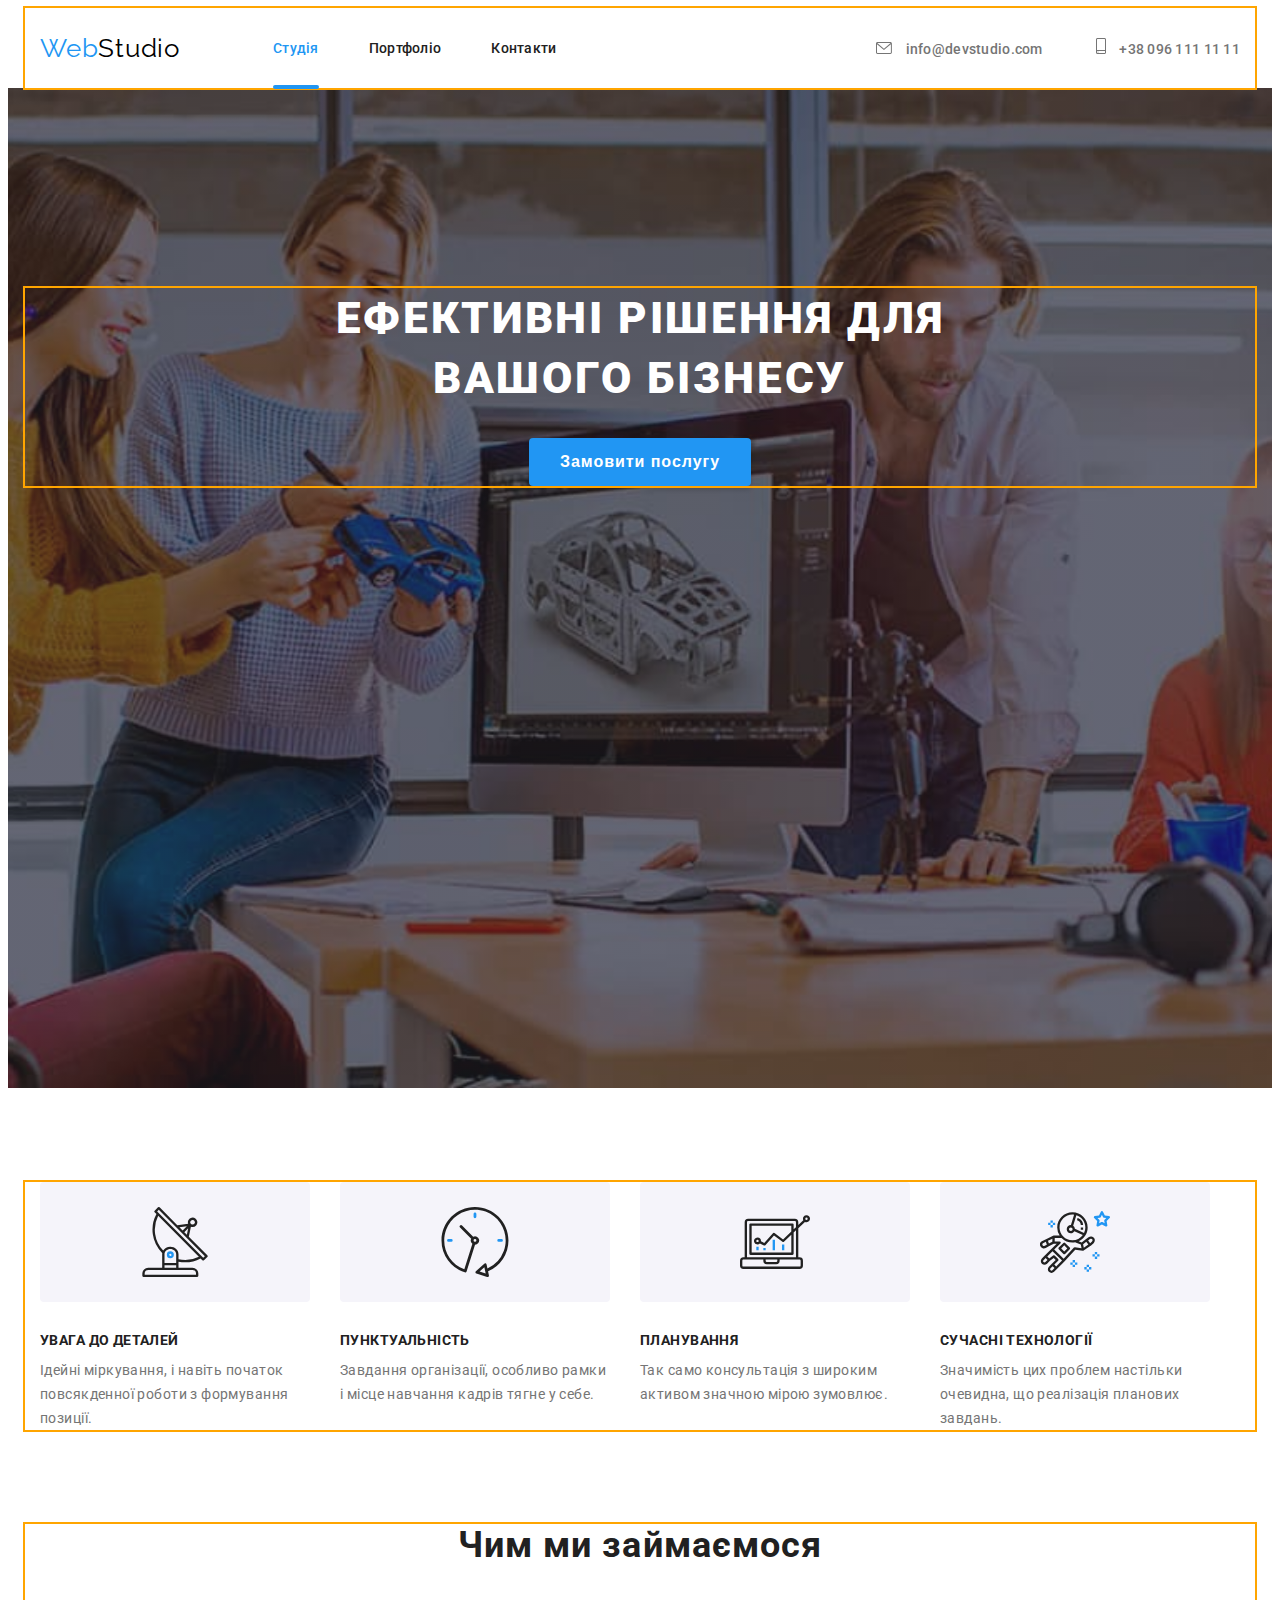
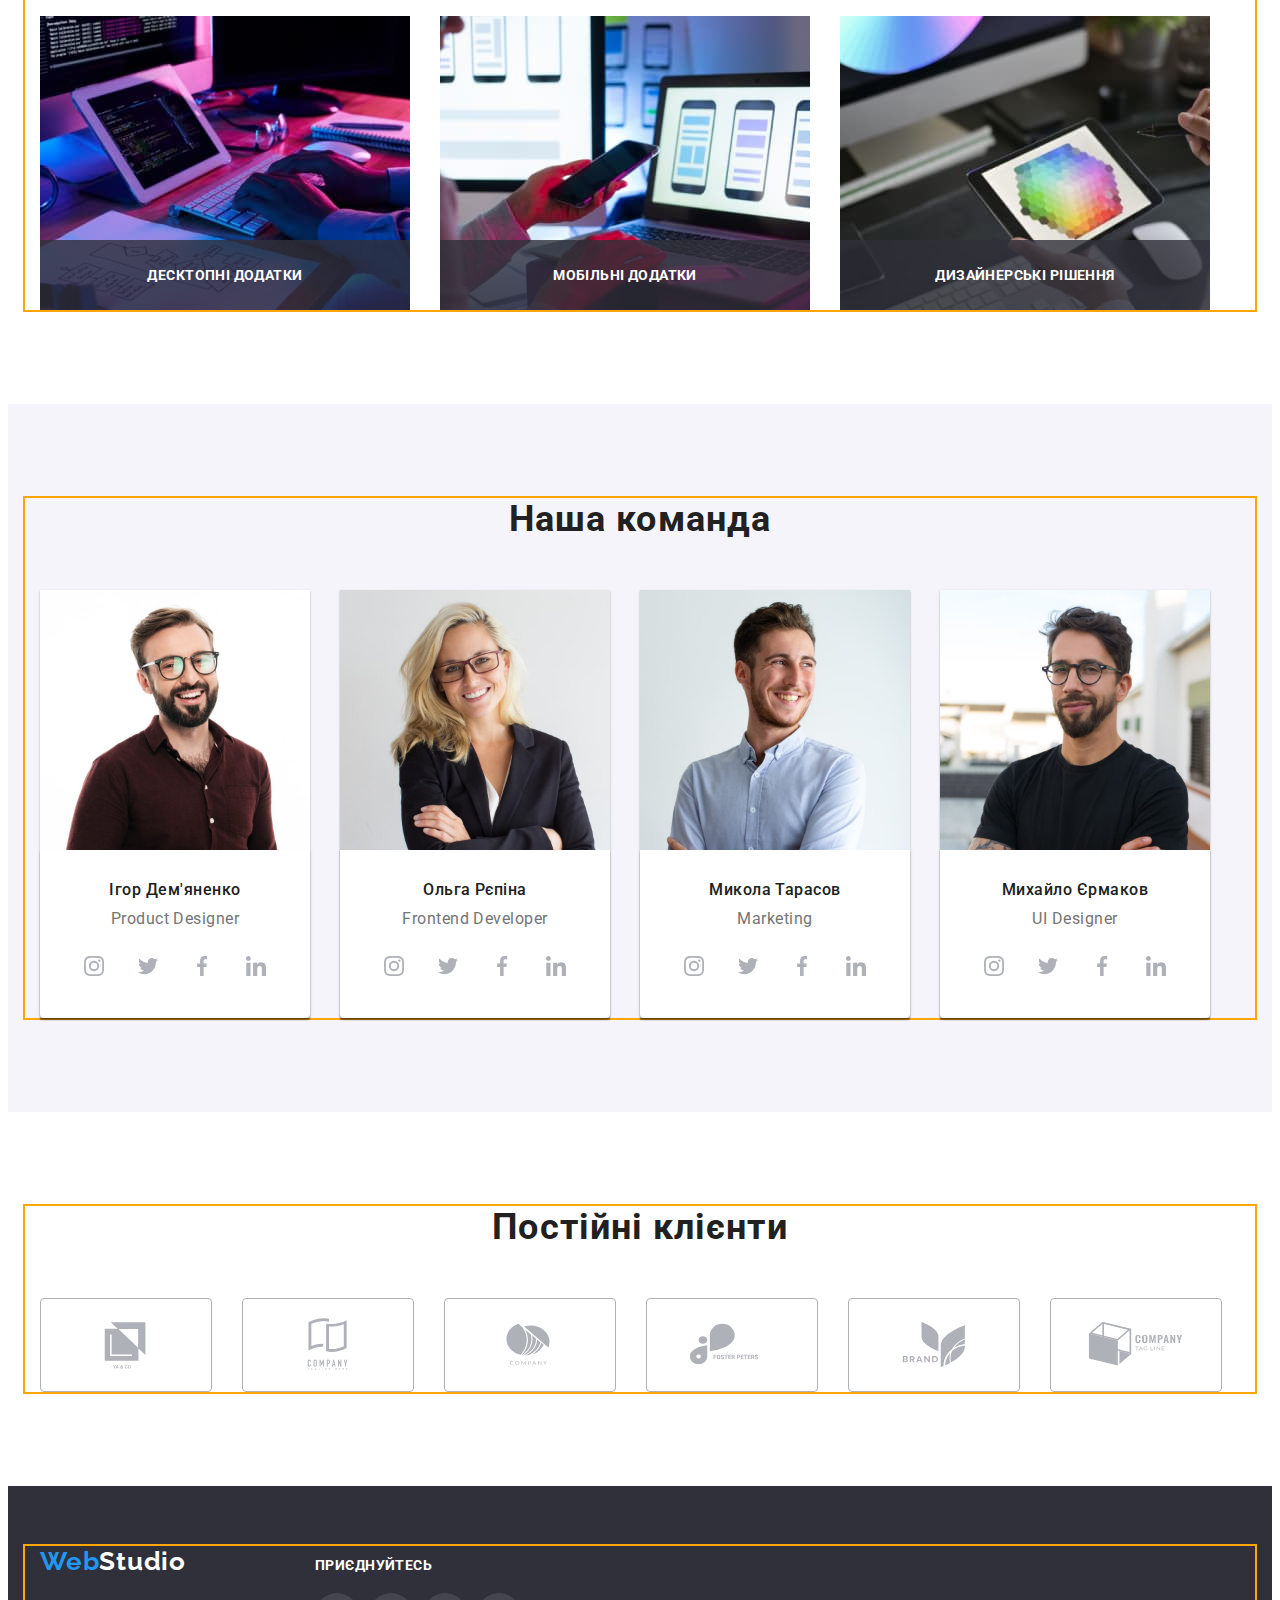
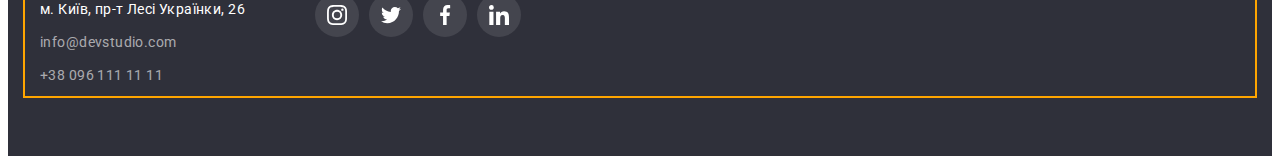
<file: index.html>
<!DOCTYPE html>
<html lang="uk">
  <head>
    <meta charset="UTF-8" />
    <meta http-equiv="X-UA-Compatible" content="IE=edge" />
    <meta name="viewport" content="width=device-width, initial-scale=1.0" />
    <title>WebStudio</title>
    <link rel="preconnect" href="https://fonts.googleapis.com" />
    <link rel="preconnect" href="https://fonts.gstatic.com" crossorigin />
    <link
      href="https://fonts.googleapis.com/css2?family=Raleway:wght@700&family=Roboto:wght@400;500;700;900&display=swap"
      rel="stylesheet"
    />
    <!--Moder normalize-->
    <link
      rel="stylesheet"
      href="https://cdnjs.cloudflare.com/ajax/libs/modern-normalize/1.1.0/modern-normalize.min.css"
      integrity="sha512-wpPYUAdjBVSE4KJnH1VR1HeZfpl1ub8YT/NKx4PuQ5NmX2tKuGu6U/JRp5y+Y8XG2tV+wKQpNHVUX03MfMFn9Q=="
      crossorigin="anonymous"
      referrerpolicy="no-referrer"
    />
    <!--Style css-->
    <link rel="stylesheet" href="./css/style.css" />
  </head>

  <body>
    <!--Header section-->
    <header class="container">
      <div class="header-container">
        <nav class="header-item">
          <a class="logo" href="">Web<span class="logo-header">Studio</span></a>
          <ul class="main-item header-item">
            <li class="text-li">
              <a class="text-logo current" href="./index.html">Студія</a>
            </li>
            <li class="text-li">
              <a class="text-logo" href="./portfolio.html">Портфоліо</a>
            </li>
            <li class="text-li">
              <a class="text-logo" href="">Контакти</a>
            </li>
          </ul>
        </nav>
        <div class="header-info">
          <a class="email" href="emailto:info@devstudio.com">
            <svg class="header-icon" width="16" height="12">
              <use href="./img/icons.svg#icon-envelope"></use>
            </svg>
            <span>info@devstudio.com</span>
          </a>
          <a class="tel" href="">
            <svg class="header-icon" width="10" height="16">
              <use href="./img/icons.svg#icon-smartphone"></use>
            </svg>
            <span>+38 096 111 11 11</span>
          </a>
        </div>
      </div>
    </header>
    <!--Main section-->
    <main>
      <section class="section main-color">
        <div class="container">
          <h1 class="main">
            Ефективні рішення для <br />
            вашого бізнесу
          </h1>
          <button class="main-button" type="button" data-modal-open>
            Замовити послугу
          </button>
        </div>
      </section>
      <section class="section">
        <div class="container">
          <ul class="main-section">
            <li class="main-item">
              <div class="content">
                <svg class="main-icon" width="70" height="70">
                  <use href="./img/icons.svg#icon-antenna"></use>
                </svg>
              </div>
              <h3 class="main-content">Увага до деталей</h3>
              <p class="main-features">
                Ідейні міркування, і навіть початок повсякденної роботи з
                формування позиції.
              </p>
            </li>
            <li class="main-item">
              <div class="content">
                <svg class="main-icon" width="70" height="70">
                  <use href="./img/icons.svg#icon-clock"></use>
                </svg>
              </div>
              <h3 class="main-content">Пунктуальність</h3>
              <p class="main-features">
                Завдання організації, особливо рамки і місце навчання кадрів
                тягне у себе.
              </p>
            </li>
            <li class="main-item">
              <div class="content">
                <svg class="main-icon" width="70" height="70">
                  <use href="./img/icons.svg#icon-diagram"></use>
                </svg>
              </div>
              <h3 class="main-content">Планування</h3>
              <p class="main-features">
                Так само консультація з широким активом значною мірою зумовлює.
              </p>
            </li>
            <li class="main-item">
              <div class="content">
                <svg class="main-icon" width="70" height="70">
                  <use href="./img/icons.svg#icon-astronaut"></use>
                </svg>
              </div>
              <h3 class="main-content">Сучасні технології</h3>
              <p class="main-features">
                Значимість цих проблем настільки очевидна, що реалізація
                планових завдань.
              </p>
            </li>
          </ul>
        </div>
      </section>
      <!--Section title-->
      <section class="title-section section">
        <div class="container">
          <h2 class="title">Чим ми займаємося</h2>
          <ul class="title-img">
            <li class="main-item">
              <img src="./img/img1.jpg" alt="робота" width="370" height="294" />
              <div class="overlay">
                <p class="overlay-text">Десктопні додатки</p>
              </div>
            </li>
            <li class="main-item">
              <img src="./img/img2.jpg" alt="робота" width="370" height="294" />
              <div class="overlay">
                <p class="overlay-text">Мобільні додатки</p>
              </div>
            </li>
            <li class="main-item">
              <img src="./img/img3.jpg" alt="робота" width="370" height="294" />
              <div class="overlay">
                <p class="overlay-text">Дизайнерські рішення</p>
              </div>
            </li>
          </ul>
        </div>
      </section>
      <!--Section team-->
      <section class="section color">
        <div class="container">
          <h2 class="title">Наша команда</h2>
          <ul class="title-img">
            <li class="main-item main-shadow">
              <img
                src="./img/teamimg1.jpg"
                alt="команда"
                width="270"
                height="260"
              />
              <div class="team-name">
                <h3 class="heading">Ігор Дем'яненко</h3>
                <p class="subtitle">Product Designer</p>
                <ul class="socials list">
                  <li class="socials-item">
                    <a
                      class="socials-link"
                      href="https://instagram.com"
                      target="_blank"
                      rel="noopener noreferrer"
                      aria-label="Instagram icon"
                    >
                      <svg class="socials-icon" width="20" height="20">
                        <use href="./img/icons.svg#icon-instagram"></use>
                      </svg>
                    </a>
                  </li>
                  <li class="socials-item">
                    <a
                      class="socials-link link"
                      href="https://twitter.com"
                      target="_blank"
                      rel="noopener noreferrer"
                      aria-label="Twitter icon"
                    >
                      <svg class="socials-icon" width="20" height="20">
                        <use href="./img/icons.svg#icon-twitter"></use>
                      </svg>
                    </a>
                  </li>
                  <li class="socials-item">
                    <a
                      class="socials-link"
                      href="https://facebook.com"
                      target="_blank"
                      rel="noopener noreferrer"
                      aria-label="Facebook icon"
                    >
                      <svg class="socials-icon" width="20" height="20">
                        <use href="./img/icons.svg#icon-facebook"></use>
                      </svg>
                    </a>
                  </li>
                  <li class="socials-item">
                    <a
                      class="socials-link"
                      href="https://linkedin.com"
                      target="_blank"
                      rel="noopener noreferrer"
                      aria-label="Linkedin icon"
                    >
                      <svg class="socials-icon" width="20" height="20">
                        <use href="./img/icons.svg#icon-linkedin"></use>
                      </svg>
                    </a>
                  </li>
                </ul>
              </div>
            </li>
            <li class="main-item main-shadow">
              <img
                src="./img/teamimg2.jpg"
                alt="команда"
                width="270"
                height="260"
              />
              <div class="team-name">
                <h3 class="heading">Ольга Рєпіна</h3>
                <p class="subtitle">Frontend Developer</p>
                <ul class="socials list">
                  <li class="socials-item">
                    <a
                      class="socials-link"
                      href="https://instagram.com"
                      target="_blank"
                      rel="noopener noreferrer"
                      aria-label="Instagram icon"
                    >
                      <svg class="socials-icon" width="20" height="20">
                        <use href="./img/icons.svg#icon-instagram"></use>
                      </svg>
                    </a>
                  </li>
                  <li class="socials-item">
                    <a
                      class="socials-link"
                      href="https://twitter.com"
                      target="_blank"
                      rel="noopener noreferrer"
                      aria-label="Twitter icon"
                    >
                      <svg class="socials-icon" width="20" height="20">
                        <use href="./img/icons.svg#icon-twitter"></use>
                      </svg>
                    </a>
                  </li>
                  <li class="socials-item">
                    <a
                      class="socials-link"
                      href="https://facebook.com"
                      target="_blank"
                      rel="noopener noreferrer"
                      aria-label="Facebook icon"
                    >
                      <svg class="socials-icon" width="20" height="20">
                        <use href="./img/icons.svg#icon-facebook"></use>
                      </svg>
                    </a>
                  </li>
                  <li class="socials-item">
                    <a
                      class="socials-link"
                      href="https://linkedin.com"
                      target="_blank"
                      rel="noopener noreferrer"
                      aria-label="Linkedin icon"
                    >
                      <svg class="socials-icon" width="20" height="20">
                        <use href="./img/icons.svg#icon-linkedin"></use>
                      </svg>
                    </a>
                  </li>
                </ul>
              </div>
            </li>
            <li class="main-item main-shadow">
              <img
                src="./img/teamimg3.jpg"
                alt="команда"
                width="270"
                height="260"
              />
              <div class="team-name">
                <h3 class="heading">Микола Тарасов</h3>
                <p class="subtitle">Marketing</p>
                <ul class="socials list">
                  <li class="socials-item">
                    <a
                      class="socials-link link"
                      href="https://instagram.com"
                      target="_blank"
                      rel="noopener noreferrer"
                      aria-label="Instagram icon"
                    >
                      <svg class="socials-icon" width="20" height="20">
                        <use href="./img/icons.svg#icon-instagram"></use>
                      </svg>
                    </a>
                  </li>
                  <li class="socials-item">
                    <a
                      class="socials-link link"
                      href="https://twitter.com"
                      target="_blank"
                      rel="noopener noreferrer"
                      aria-label="Twitter icon"
                    >
                      <svg class="socials-icon" width="20" height="20">
                        <use href="./img/icons.svg#icon-twitter"></use>
                      </svg>
                    </a>
                  </li>
                  <li class="socials-item">
                    <a
                      class="socials-link link"
                      href="https://facebook.com"
                      target="_blank"
                      rel="noopener noreferrer"
                      aria-label="Facebook icon"
                    >
                      <svg class="socials-icon" width="20" height="20">
                        <use href="./img/icons.svg#icon-facebook"></use>
                      </svg>
                    </a>
                  </li>
                  <li class="socials-item">
                    <a
                      class="socials-link link"
                      href="https://linkedin.com"
                      target="_blank"
                      rel="noopener noreferrer"
                      aria-label="Linkedin icon"
                    >
                      <svg class="socials-icon" width="20" height="20">
                        <use href="./img/icons.svg#icon-linkedin"></use>
                      </svg>
                    </a>
                  </li>
                </ul>
              </div>
            </li>
            <li class="main-item main-shadow">
              <img
                src="./img/teamimg4.jpg"
                alt="команда"
                width="270"
                height="260"
              />
              <div class="team-name">
                <h3 class="heading">Михайло Єрмаков</h3>
                <p class="subtitle">UI Designer</p>
                <ul class="socials list">
                  <li class="socials-item">
                    <a
                      class="socials-link link"
                      href="https://instagram.com"
                      target="_blank"
                      rel="noopener noreferrer"
                      aria-label="Instagram icon"
                    >
                      <svg class="socials-icon" width="20" height="20">
                        <use href="./img/icons.svg#icon-instagram"></use>
                      </svg>
                    </a>
                  </li>
                  <li class="socials-item">
                    <a
                      class="socials-link link"
                      href="https://twitter.com"
                      target="_blank"
                      rel="noopener noreferrer"
                      aria-label="Twitter icon"
                    >
                      <svg class="socials-icon" width="20" height="20">
                        <use href="./img/icons.svg#icon-twitter"></use>
                      </svg>
                    </a>
                  </li>
                  <li class="socials-item">
                    <a
                      class="socials-link link"
                      href="https://facebook.com"
                      target="_blank"
                      rel="noopener noreferrer"
                      aria-label="Facebook icon"
                    >
                      <svg class="socials-icon" width="20" height="20">
                        <use href="./img/icons.svg#icon-facebook"></use>
                      </svg>
                    </a>
                  </li>
                  <li class="socials-item">
                    <a
                      class="socials-link link"
                      href="https://linkedin.com"
                      target="_blank"
                      rel="noopener noreferrer"
                      aria-label="Linkedin icon"
                    >
                      <svg class="socials-icon" width="20" height="20">
                        <use href="./img/icons.svg#icon-linkedin"></use>
                      </svg>
                    </a>
                  </li>
                </ul>
              </div>
            </li>
          </ul>
        </div>
      </section>
      <section class="section">
        <div class="container">
          <h2 class="title">Постійні клієнти</h2>
          <ul class="logo">
            <li class="main-item">
              <a class="client-cont" href="">
                <svg class="client-icon" width="106" height="60">
                  <use href="./img/icons.svg#icon-Logo1"></use>
                </svg>
              </a>
            </li>
            <li class="main-item">
              <a class="client-cont" href="">
                <svg class="client-icon" width="106" height="60">
                  <use href="./img/icons.svg#icon-Logo2"></use>
                </svg>
              </a>
            </li>
            <li class="main-item">
              <a class="client-cont" href="">
                <svg class="client-icon" width="106" height="60">
                  <use href="./img/icons.svg#icon-Logo3"></use>
                </svg>
              </a>
            </li>
            <li class="main-item">
              <a class="client-cont" href="">
                <svg class="client-icon" width="106" height="60">
                  <use href="./img/icons.svg#icon-Logo4"></use>
                </svg>
              </a>
            </li>
            <li class="main-item">
              <a class="client-cont" href="">
                <svg class="client-icon" width="106" height="60">
                  <use href="./img/icons.svg#icon-Logo5"></use>
                </svg>
              </a>
            </li>
            <li class="main-item">
              <a class="client-cont" href="">
                <svg class="client-icon" width="106" height="60">
                  <use href="./img/icons.svg#icon-Logo6"></use>
                </svg>
              </a>
            </li>
          </ul>
        </div>
      </section>
    </main>
    <!--Footer section-->
    <footer class="footer-color">
      <div class="container footer">
        <div>
          <a class="footer-logo" href=""
            >Web<span class="footer-logo-color">Studio</span></a
          >
          <address>
            <ul class="main-item">
              <li>
                <a
                  class="address"
                  href="https://goo.gl/maps/omQ613N7sSxZQbV56"
                  target="_blank"
                  rel="noopener noreferrer nofollow"
                  >м. Київ, пр-т Лесі Українки, 26</a
                >
              </li>
              <li>
                <a class="footer-info" href="">info@devstudio.com</a>
              </li>
              <li>
                <a class="footer-info" href="">+38 096 111 11 11</a>
              </li>
            </ul>
          </address>
        </div>
        <div class="footer-social">
          <p class="footer-title">Приєднуйтесь</p>
          <ul class="footer-links">
            <li class="main-item-icon">
              <a class="footer-cont" href="">
                <svg class="footer-icon" width="20" height="20">
                  <use href="./img/icons.svg#icon-instagram"></use>
                </svg>
              </a>
            </li>
            <li class="main-item-icon">
              <a class="footer-cont" href="">
                <svg class="footer-icon" width="20" height="20">
                  <use href="./img/icons.svg#icon-twitter"></use>
                </svg>
              </a>
            </li>
            <li class="main-item-icon">
              <a class="footer-cont" href="">
                <svg class="footer-icon" width="20" height="20">
                  <use href="./img/icons.svg#icon-facebook"></use>
                </svg>
              </a>
            </li>
            <li class="main-item-icon">
              <a class="footer-cont" href="">
                <svg class="footer-icon" width="20" height="20">
                  <use href="./img/icons.svg#icon-linkedin"></use>
                </svg>
              </a>
            </li>
          </ul>
        </div>
      </div>
    </footer>
    <!--Modal window-->
    <div class="backdrop is-hidden" data-modal>
      <div class="modal">
        <button class="modal-btn" data-modal-close>
          <svg class="icon-close" width="18" height="18">
            <use href="./img/icons.svg#icon-close"></use>
          </svg>
        </button>
      </div>
    </div>

    <script src="./js/modal.js"></script>
  </body>
</html>
</file>
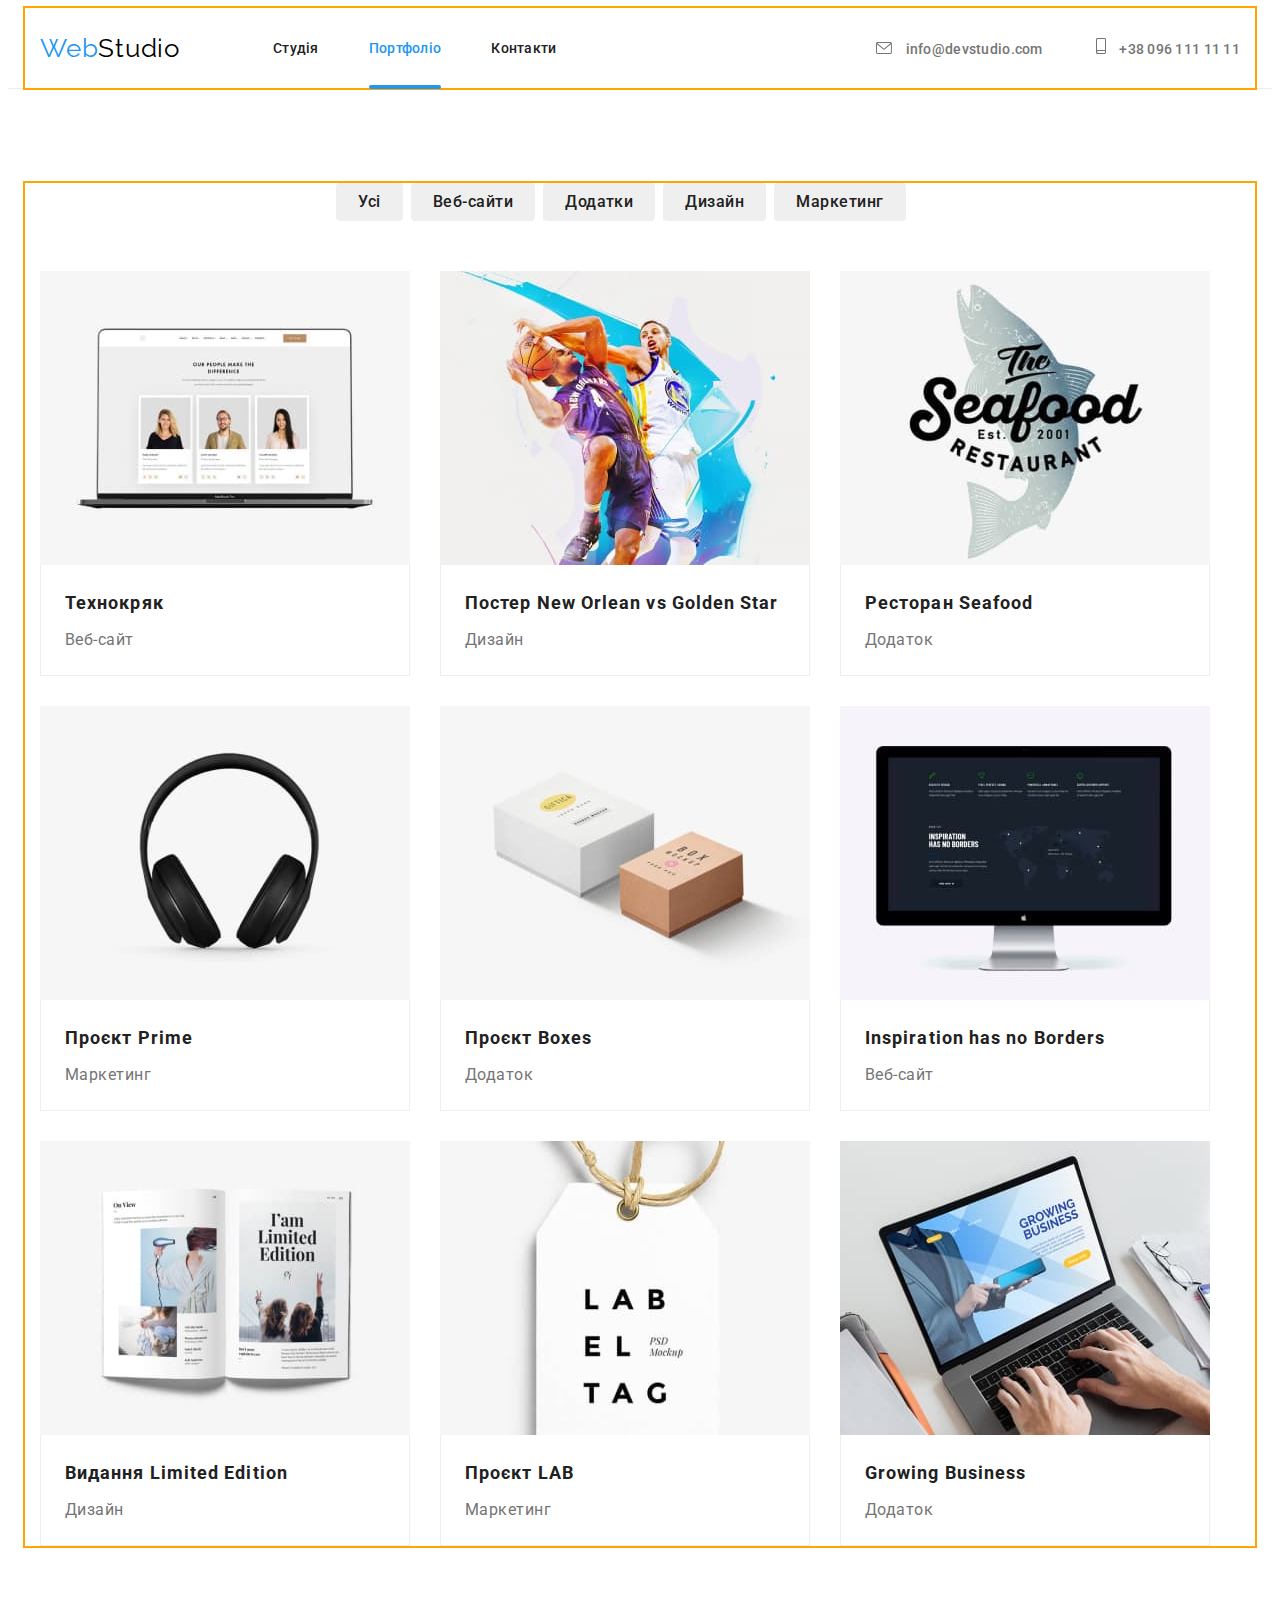
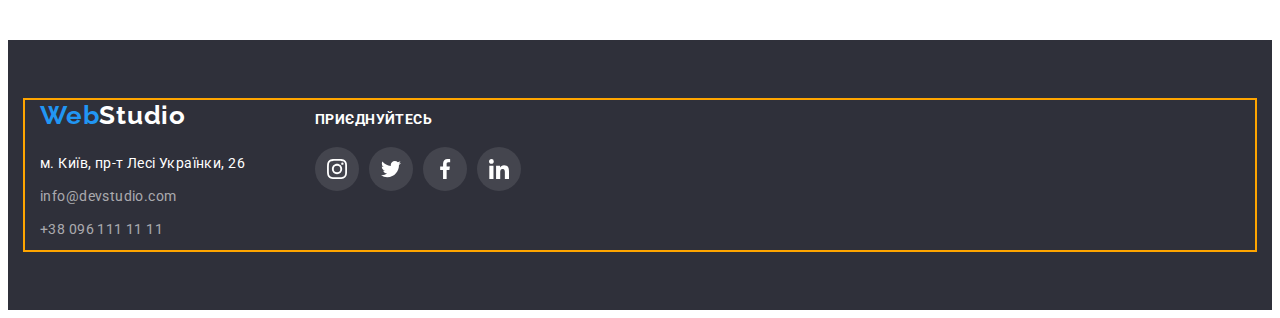
<file: portfolio.html>
<!DOCTYPE html>
<html lang="uk">
  <head>
    <meta charset="UTF-8" />
    <meta http-equiv="X-UA-Compatible" content="IE=edge" />
    <meta name="viewport" content="width=device-width, initial-scale=1.0" />
    <title>WebStudio</title>
    <link rel="preconnect" href="https://fonts.googleapis.com" />
    <link rel="preconnect" href="https://fonts.gstatic.com" crossorigin />
    <link
      href="https://fonts.googleapis.com/css2?family=Raleway:wght@700&family=Roboto:wght@400;500;700;900&display=swap"
      rel="stylesheet"
    />
    <!--Moder normalize-->
    <link
      rel="stylesheet"
      href="https://cdnjs.cloudflare.com/ajax/libs/modern-normalize/1.1.0/modern-normalize.min.css"
      integrity="sha512-wpPYUAdjBVSE4KJnH1VR1HeZfpl1ub8YT/NKx4PuQ5NmX2tKuGu6U/JRp5y+Y8XG2tV+wKQpNHVUX03MfMFn9Q=="
      crossorigin="anonymous"
      referrerpolicy="no-referrer"
    />
    <!--Style css-->
    <link rel="stylesheet" href="./css/style.css" />
  </head>
  <body>
    <!--Header section-->
    <header class="header">
      <div class="container header-container">
        <nav class="header-item">
          <a class="logo" href="">Web<span class="logo-header">Studio</span></a>
          <ul class="header-item main-item">
            <li class="text-li">
              <a class="text-logo" href="./index.html">Студія</a>
            </li>
            <li class="text-li">
              <a class="text-logo current" href="">Портфоліо</a>
            </li>
            <li class="text-li"><a class="text-logo" href="">Контакти</a></li>
          </ul>
        </nav>
        <div class="header-info">
          <a class="email" href="emailto:info@devstudio.com">
            <svg class="header-icon" width="16" height="12">
              <use href="./img/icons.svg#icon-envelope"></use>
            </svg>
            <span>info@devstudio.com</span>
          </a>
          <a class="tel" href="">
            <svg class="header-icon" width="10" height="16">
              <use href="./img/icons.svg#icon-smartphone"></use>
            </svg>
            <span>+38 096 111 11 11</span>
          </a>
        </div>
      </div>
    </header>
    <!--Main section-->
    <main>
      <section class="section">
        <div class="container">
          <h1 class="visually-hidden">Портфоліо</h1>
          <ul class="port-main main-item">
            <li><button class="main-nav" type="button">Усі</button></li>
            <li><button class="main-nav" type="button">Веб-сайти</button></li>
            <li><button class="main-nav" type="button">Додатки</button></li>
            <li><button class="main-nav" type="button">Дизайн</button></li>
            <li><button class="main-nav" type="button">Маркетинг</button></li>
          </ul>
          <ul class="img-container main-item">
            <li class="flex-element">
              <a class="card-link" href="">
                <div class="team-thumb">
                  <img
                    src="./img/workimg1.jpg"
                    alt="робота"
                    width="370"
                    height="294"
                  />
                  <div class="overlay-port">
                    <p class="overlay-subtitle">
                      Ресурс пропонує комплексні пропозиції з різним рівнем
                      функціоналу та сервісів. Все це дозволить відвідувачу
                      отримати вичерпні відомості про компанію чи приватну
                      особу.
                    </p>
                  </div>
                </div>
                <div class="flex-title">
                  <h2 class="port-title">Технокряк</h2>
                  <p class="port-subtitle">Веб-сайт</p>
                </div>
              </a>
            </li>
            <li class="flex-element">
              <a class="card-link" href="">
                <div class="team-thumb">
                  <img
                    src="./img/workimg2.jpg"
                    alt="робота"
                    width="370"
                    height="294"
                  />
                  <div class="overlay-port">
                    <p class="overlay-subtitle">
                      Ресурс пропонує комплексні пропозиції з різним рівнем
                      функціоналу та сервісів. Все це дозволить відвідувачу
                      отримати вичерпні відомості про компанію чи приватну
                      особу.
                    </p>
                  </div>
                </div>
                <div class="flex-title">
                  <h2 class="port-title">Постер New Orlean vs Golden Star</h2>
                  <p class="port-subtitle">Дизайн</p>
                </div>
              </a>
            </li>
            <li class="flex-element">
              <a class="card-link" href="">
                <div class="team-thumb">
                  <img
                    src="./img/workimg3.jpg"
                    alt="робота"
                    width="370"
                    height="294"
                  />
                  <div class="overlay-port">
                    <p class="overlay-subtitle">
                      Ресурс пропонує комплексні пропозиції з різним рівнем
                      функціоналу та сервісів. Все це дозволить відвідувачу
                      отримати вичерпні відомості про компанію чи приватну
                      особу.
                    </p>
                  </div>
                </div>
                <div class="flex-title">
                  <h2 class="port-title">Ресторан Seafood</h2>
                  <p class="port-subtitle">Додаток</p>
                </div>
              </a>
            </li>
            <li class="flex-element">
              <a class="card-link" href="">
                <div class="team-thumb">
                  <img
                    src="./img/workimg4.jpg"
                    alt="робота"
                    width="370"
                    height="294"
                  />
                  <div class="overlay-port">
                    <p class="overlay-subtitle">
                      Ресурс пропонує комплексні пропозиції з різним рівнем
                      функціоналу та сервісів. Все це дозволить відвідувачу
                      отримати вичерпні відомості про компанію чи приватну
                      особу.
                    </p>
                  </div>
                </div>
                <div class="flex-title">
                  <h2 class="port-title">Проєкт Prime</h2>
                  <p class="port-subtitle">Маркетинг</p>
                </div>
              </a>
            </li>
            <li class="flex-element">
              <a class="card-link" href="">
                <div class="team-thumb">
                  <img
                    src="./img/workimg5.jpg"
                    alt="робота"
                    width="370"
                    height="294"
                  />
                  <div class="overlay-port">
                    <p class="overlay-subtitle">
                      Ресурс пропонує комплексні пропозиції з різним рівнем
                      функціоналу та сервісів. Все це дозволить відвідувачу
                      отримати вичерпні відомості про компанію чи приватну
                      особу.
                    </p>
                  </div>
                </div>
                <div class="flex-title">
                  <h2 class="port-title">Проєкт Boxes</h2>
                  <p class="port-subtitle">Додаток</p>
                </div>
              </a>
            </li>
            <li class="flex-element">
              <a class="card-link" href="">
                <div class="team-thumb">
                  <img
                    src="./img/workimg6.jpg"
                    alt="робота"
                    width="370"
                    height="294"
                  />
                  <div class="overlay-port">
                    <p class="overlay-subtitle">
                      Ресурс пропонує комплексні пропозиції з різним рівнем
                      функціоналу та сервісів. Все це дозволить відвідувачу
                      отримати вичерпні відомості про компанію чи приватну
                      особу.
                    </p>
                  </div>
                </div>
                <div class="flex-title">
                  <h2 class="port-title">Inspiration has no Borders</h2>
                  <p class="port-subtitle">Веб-сайт</p>
                </div>
              </a>
            </li>
            <li class="flex-element">
              <a class="card-link" href="">
                <div class="team-thumb">
                  <img
                    src="./img/workimg7.jpg"
                    alt="робота"
                    width="370"
                    height="294"
                  />
                  <div class="overlay-port">
                    <p class="overlay-subtitle">
                      Ресурс пропонує комплексні пропозиції з різним рівнем
                      функціоналу та сервісів. Все це дозволить відвідувачу
                      отримати вичерпні відомості про компанію чи приватну
                      особу.
                    </p>
                  </div>
                </div>
                <div class="flex-title">
                  <h2 class="port-title">Видання Limited Edition</h2>
                  <p class="port-subtitle">Дизайн</p>
                </div>
              </a>
            </li>
            <li class="flex-element">
              <a class="card-link" href="">
                <div class="team-thumb">
                  <img
                    src="./img/workimg8.jpg"
                    alt="робота"
                    width="370"
                    height="294"
                  />
                  <div class="overlay-port">
                    <p class="overlay-subtitle">
                      Ресурс пропонує комплексні пропозиції з різним рівнем
                      функціоналу та сервісів. Все це дозволить відвідувачу
                      отримати вичерпні відомості про компанію чи приватну
                      особу.
                    </p>
                  </div>
                </div>
                <div class="flex-title">
                  <h2 class="port-title">Проєкт LAB</h2>
                  <p class="port-subtitle">Маркетинг</p>
                </div>
              </a>
            </li>
            <li class="flex-element">
              <a class="card-link" href="">
                <div class="team-thumb">
                  <img
                    src="./img/workimg9.jpg"
                    alt="робота"
                    width="370"
                    height="294"
                  />
                  <div class="overlay-port">
                    <p class="overlay-subtitle">
                      Ресурс пропонує комплексні пропозиції з різним рівнем
                      функціоналу та сервісів. Все це дозволить відвідувачу
                      отримати вичерпні відомості про компанію чи приватну
                      особу.
                    </p>
                  </div>
                </div>
                <div class="flex-title">
                  <h2 class="port-title">Growing Business</h2>
                  <p class="port-subtitle">Додаток</p>
                </div>
              </a>
            </li>
          </ul>
        </div>
      </section>
    </main>
    <!--Footer section-->
    <footer class="footer-color">
      <div class="container footer">
        <div>
          <a class="footer-logo" href=""
            >Web<span class="footer-logo-color">Studio</span></a
          >
          <address>
            <ul class="main-item">
              <li>
                <a
                  class="address"
                  href="https://goo.gl/maps/omQ613N7sSxZQbV56"
                  target="_blank"
                  rel="noopener noreferrer nofollow"
                  >м. Київ, пр-т Лесі Українки, 26</a
                >
              </li>
              <li><a class="footer-info" href="">info@devstudio.com</a></li>
              <li><a class="footer-info" href="">+38 096 111 11 11</a></li>
            </ul>
          </address>
        </div>
        <div class="footer-social">
          <p class="footer-title">Приєднуйтесь</p>
          <ul class="footer-links">
            <li class="main-item-icon">
              <a class="footer-cont" href="">
                <svg class="footer-icon" width="20" height="20">
                  <use href="./img/icons.svg#icon-instagram"></use>
                </svg>
              </a>
            </li>
            <li class="main-item-icon">
              <a class="footer-cont" href="">
                <svg class="footer-icon" width="20" height="20">
                  <use href="./img/icons.svg#icon-twitter"></use>
                </svg>
              </a>
            </li>
            <li class="main-item-icon">
              <a class="footer-cont" href="">
                <svg class="footer-icon" width="20" height="20">
                  <use href="./img/icons.svg#icon-facebook"></use>
                </svg>
              </a>
            </li>
            <li class="main-item-icon">
              <a class="footer-cont" href="">
                <svg class="footer-icon" width="20" height="20">
                  <use href="./img/icons.svg#icon-linkedin"></use>
                </svg>
              </a>
            </li>
          </ul>
        </div>
      </div>
    </footer>
  </body>
</html>
</file>
<file: css/style.css>
body {
  font-family: "Raleway", sans-serif;
  font-family: "Roboto", sans-serif;
}
:root {
  --color-content-h2-h3-logo: #212121;
  --color-port-subtitle-p: #757575;
  --color-main-button-footer: #2196f3;
}
/* Animation*/
:root {
  --transform-animation: 250ms cubic-bezier(0.4, 0, 0.2, 1);
}

/* rest start*/
h1,
h2,
h3,
h4,
h5,
h6,
p,
ul {
  margin: 0;
}
.link {
  text-decoration: none;
  color: currentColor;
}
.list {
  list-style: none;
  margin: 0;
  padding: 0;
}
img {
  display: block;
  max-width: 100%;
  height: auto;
}
/* rest end*/

/* Header section*/
.section {
  padding-top: 94px;
  padding-bottom: 94px;
}
.container {
  width: 1200px;
  padding-right: 15px;
  padding-left: 15px;
  margin-left: auto;
  margin-right: auto;

  outline: 2px solid orange;
}
.header-container {
  display: flex;
  align-items: center;
}
.header {
  border-bottom: 1px solid #ececec;
}
.header-icon {
  fill: currentColor;
  align-items: center;
  margin-right: 10px;
}

.header-info {
  margin-left: auto;
}
.header-item {
  display: flex;
  align-items: center;
}

.tel {
  margin-left: 50px;
}

.logo {
  font-family: "Raleway";
  font-size: 26px;
  line-height: calc(31 / 26);
  letter-spacing: 0.03em;
  text-decoration: none;
  color: var(--color-main-button-footer);
  margin-left: 0;

  margin-right: 93px;
}
.logo-header {
  color: black;
}

.text-logo {
  font-size: 14px;
  line-height: calc(16 / 14);
  font-weight: 500;
  letter-spacing: 0.02em;
  color: var(--color-content-h2-h3-logo);
  cursor: pointer;
  padding-top: 32px;
  padding-bottom: 32px;
  display: block;

  position: relative;
  transition: color var(--transform-animation);
}
.current{
  color: var(--color-main-button-footer);
  content: "";
}
.current::after{
  content: "";
  position: absolute;
  bottom: -1px;
  left:0;
    
  width: 100%;
  height: 4px;
    
  border-radius: 2px;
  background-color: var(--color-main-button-footer);
}
.text-logo:hover::after,
.text-logo:focus::after{
  transform: translate(0);
  opacity: 1;

}
.text-logo:hover,
.text-logo:focus {
  color: var(--color-main-button-footer);
}
.text-li {
  margin-right: 50px;
}
.header-item .text-li:last-child {
  margin-right: 0;
}

.main-item,
.text-logo:active {
  color: var(--color-main-button-footer);
}
.main-item {
  list-style-type: none;
}

.text-logo {
  text-decoration: none;
}
.email {
  font-weight: 500;
  font-size: 14px;
  line-height: calc(16 / 14);
  letter-spacing: 0.02em;
  color: var(--color-port-subtitle-p);
  text-decoration: none;

  transition: color var(--transform-animation);
}
.tel {
  font-weight: 500;
  font-size: 14px;
  line-height: calc(16 / 14);
  letter-spacing: 0.02em;
  color: var(--color-port-subtitle-p);
  text-decoration: none;
  transition: color var(--transform-animation);
}
.email:hover,
.email:focus,
.tel:hover,
.tel:focus {
  color: var(--color-main-button-footer);
}
/* Main section*/

.main-color {
  background-color: #2f303a;
  text-align: center;
  padding-top: 200px;
  padding-bottom: 200px;
  max-width: 1600px;
  height: 600px;
  margin-left: auto;
  margin-right: auto;
  background-position: center;
  background-repeat: no-repeat;
  background-size: cover;
  background-image: linear-gradient(
      rgba(47, 48, 58, 0.4),
      rgba(47, 48, 58, 0.4)),url(../img/hero.jpg);
}
.main {
  font-size: 44px;
  font-weight: 900;
  line-height: calc(60 / 44);
  letter-spacing: 0.06em;
  color: #ffffff;
  text-transform: uppercase;
  align-items: center;
  margin-bottom: 30px;
}

.main-button {
  font-size: 16px;
  font-weight: 700;
  line-height: calc(30 / 16);
  display: flex;
  align-items: center;
  text-align: center;
  letter-spacing: 0.06em;
  color: #ffffff;
  background-color: var(--color-main-button-footer);
  border-style: none;
  cursor: pointer;
  box-shadow: 0px 4px 4px rgba(0, 0, 0, 0.15);
  border-radius: 4px;
  padding: 9px 31px;
  min-width: 160px;
  min-height: 40px;

  display: block;
  margin: 0 auto;
}

.content {
  display: flex;
  justify-content: center;
  align-items: center;
  width: 270px;
  height: 120px;
  background: #f5f4fa;
  border-radius: 4px;
  margin-bottom: 30px;
}
.main-section {
  display: flex;
  padding-left: 0;
}
.main-content {
  font-size: 14px;
  font-weight: 700;
  line-height: calc(16 / 14);
  letter-spacing: 0.03em;
  color: var(--color-content-h2-h3-logo);
  text-transform: uppercase;

  width: 270px;
  padding-bottom: 10px;
}
.main-features {
  font-size: 14px;
  font-weight: 400;
  line-height: calc(24 / 14);
  letter-spacing: 0.03em;
  color: var(--color-port-subtitle-p);
  width: 270px;
  height: 72px;
}

/*Section title*/
.title-section {
  padding-top: 0;
}
.title {
  font-size: 36px;
  font-weight: 700;
  line-height: calc(42 / 36);
  text-align: center;
  letter-spacing: 0.03em;
  color: var(--color-content-h2-h3-logo);

  margin-bottom: 50px;
}
.title-img {
  display: flex;
  padding-left: 0;
}
.main-item:not(:last-child) {
  margin-right: 30px;
}
.main-item {
  position: relative;
}
.overlay {
  position: absolute;
  bottom: 0;
  width: 100%;
  padding-top: 27px;
  padding-bottom: 27px;
  background-color: rgba(47, 48, 58, 0.8);
}
.overlay-text {
  font-weight: 700;
  font-size: 14px;
  line-height: 16px;
  text-align: center;
  letter-spacing: 0.03em;
  text-transform: uppercase;

  color: #ffffff;
}
/*Section team*/
.main-shadow {
  box-shadow: 0px 1px 3px rgba(0, 0, 0, 0.12), 0px 1px 1px rgba(0, 0, 0, 0.14),
    0px 2px 1px rgba(0, 0, 0, 0.2);
}
.team-name {
  padding-top: 30px;
  padding-bottom: 30px;
  box-shadow: 0px 1px 3px rgba(0, 0, 0, 0.12), 0px 1px 1px rgba(0, 0, 0, 0.14),
    0px 2px 1px rgba(0, 0, 0, 0.2);
  border-radius: 0px 0px 4px 4px;
  background-color: #ffffff;
}
.heading {
  font-size: 16px;
  font-weight: 500;
  line-height: calc(19 / 16);
  text-align: center;
  letter-spacing: 0.03em;
  color: var(--color-content-h2-h3-logo);

  padding-bottom: 10px;
}
.subtitle {
  font-size: 16px;
  font-weight: 400;
  line-height: calc(19 / 16);
  text-align: center;
  letter-spacing: 0.03em;
  color: var(--color-port-subtitle-p);
}
.color {
  background: #f5f4fa;
}
.socials {
  display: flex;
  justify-content: center;
  align-items: center;
  gap: 10px;
}
.socials-link {
  display: flex;
  justify-content: center;
  align-items: center;
  width: 44px;
  height: 44px;
  border-radius: 50%;
  color: #afb1b8;
  background-color: #ffffff;
  outline: none;

  transition: color var(--transform-animation),
    background-color var(--transform-animation);
}
.socials-icon {
  fill: currentColor;
}

.socials-link:hover,
.socials-link:focus {
  background-color: #2196f3;
  color: #ffffff;
}
.list {
  margin-top: 16px;
}
.logo {
  display: flex;
  padding-left: 0;
}
/* Постійні клієнти*/
.client-cont {
  display: flex;
  justify-content: center;
  align-items: center;
  width: 170px;
  height: 92px;
  border: 1px solid #afb1b8;
  border-radius: 4px;
  color: #afb1b8;

  transition: color var(--transform-animation),
    border-color var(--transform-animation);
}
.client-icon {
  fill: currentColor;
}
.client-cont:hover,
.client-cont:focus {
  border-color: #2196f3;
  color: #2196f3;
}
/*Footer section*/
.footer-color {
  background: #2f303a;
  padding-top: 60px;
  padding-bottom: 60px;
}
.footer-logo {
  font-family: "Raleway";
  font-weight: 700;
  font-size: 26px;
  line-height: calc(31 / 26);
  letter-spacing: 0.03em;
  color: var(--color-main-button-footer);
  text-decoration: none;
  width: 145px;
  height: 31px;
  padding: 0;
  display: flex;
  margin-bottom: 20px;
}
.main-item {
  padding: 0;
}
.footer-logo-color {
  color: #ffffff;
}
.address {
  font-style: normal;
  font-weight: 400;
  font-size: 14px;
  line-height: calc(24 / 14);
  letter-spacing: 0.03em;
  color: #ffffff;
  text-decoration: none;

  display: inline-block;
  padding-bottom: 9px;
}
.footer-info {
  font-style: normal;
  font-weight: 400;
  font-size: 14px;
  line-height: calc(24 / 14);
  letter-spacing: 0.03em;
  color: rgba(255, 255, 255, 0.6);
  text-decoration: none;

  display: inline-block;
  margin-bottom: 9px;
}
/* Футер посилання*/

.footer {
  display: flex;
  align-items: baseline;
}
.main-item-icon {
  list-style-type: none;
  margin-right: 10px;
}
.footer-social {
  margin-left: 70px;
}
.footer-title {
  font-style: normal;
  font-weight: 700;
  font-size: 14px;
  line-height: 16px;
  letter-spacing: 0.03em;
  text-transform: uppercase;
  color: #ffffff;

  display: flex;
  margin-bottom: 20px;
}

.footer-links {
  display: flex;
  justify-content: center;
  align-items: center;
  padding: 0;
}
.footer-cont {
  display: flex;
  justify-content: center;
  align-items: center;
  width: 44px;
  height: 44px;
  border-radius: 50%;
  color: #ffffff;
  background-color: rgba(255, 255, 255, 0.1);
  outline: none;

  transition: background-color var(--transform-animation),
    color var(--transform-animation);
}
.footer-icon {
  fill: currentColor;
}
.footer-cont:hover,
.footer-cont:focus {
  background-color: #2196f3;
  color: #ffffff;
}

/* Modal window*/

.backdrop{
    position: fixed;
    top:0;
    left:0;
    z-index:1;
    
    width:100%;
    height:100%;

   background-color:  rgba(0,0,0,0.2);
    
  transition: opacity var(--transform-animation),visibility var(--transform-animation);
}
.backdrop.is-hidden{
  opacity: 0;
  visibility: hidden;
  pointer-events: none;
}
.modal{
    position: absolute;
    top: 50%;
    left: 50%;
    transform:translateX(-50%) translateY(-50%);

    width:528px;
    min-height: 581px;
    
    background-color: #ffffff;
    box-shadow: 0px 1px 3px rgba(0, 0, 0, 0.12), 0px 1px 1px rgba(0, 0, 0, 0.14), 0px 2px 1px rgba(0, 0, 0, 0.2);
    border-radius: 4px;
    transition: transform var(--transform-animation),opacity var(--transform-animation);
}
.backdrop.is-hidden .modal{
  opacity: 0;
  transform:translateX(-50%) translateY(-50%); 
}
.modal-btn{
  position: absolute;
  top:8px;
  right:8px;

  padding: 0;
  display: inline-flex;
  align-items: center;
  justify-content: center;

  width: 30px;
  height:30px;

  background: #FFFFFF;
  border-radius: 50%;
  border: 1px solid rgba(0, 0, 0, 0.1);
  cursor: pointer;
}
.icon-close{
  fill: currentColor;
}
/* Portfolio*/
.port-main {
  display: flex;
  justify-content: center;
  margin-bottom: 50px;
}
.main-nav {
  font-family: "Roboto";
  font-style: normal;
  font-weight: 500;
  font-size: 16px;
  line-height: calc(26 / 16);
  text-align: center;
  letter-spacing: 0.03em;
  color: var(--color-content-h2-h3-logo);
  cursor: pointer;
  border-style: none;
  margin-right: 8px;
  border-radius: 4px;
  padding-right: 22px;
  padding-left: 22px;
  height: 38px;

  transition: color var(--transform-animation),
    background-color var(--transform-animation),
    box-shadow var(--transform-animation);
}

.main-nav:hover,
.main-nav:focus {
  color: #ffffff;
  background-color: var(--color-main-button-footer);
  box-shadow: 0px 3px 1px rgba(0, 0, 0, 0.1), 0px 1px 2px rgba(0, 0, 0, 0.08),
    0px 2px 2px rgba(0, 0, 0, 0.12);
}
.visually-hidden {
  position: absolute;
  white-space: nowrap;
  width: 1px;
  height: 1px;
  overflow: hidden;
  border: 0;
  padding: 0;
  clip: rect(0000);
  clip-path: inset(50%);
  margin: -1px;
}
.img-container {
  display: flex;
  flex-wrap: wrap;
  padding-left: 0;
}

.flex-element {
  width: 370px;
  margin-right: 30px;
  margin-bottom: 30px;
}
.card-link {
  display: block;
  text-decoration: none;

  transition: box-shadow var(--transform-animation);
}
.card-link:hover,
.card-link:focus {
  box-shadow: 0px 1px 1px rgba(0, 0, 0, 0.12), 0px 4px 4px rgba(0, 0, 0, 0.06),
    1px 4px 6px rgba(0, 0, 0, 0.16);
}
.flex-element:nth-child(3n) {
  margin-right: 0;
}
.flex-element:nth-last-child(-n + 3) {
  margin-bottom: 0;
}
.flex-title {
  padding-top: 20px;
  padding-right: 24px;
  padding-bottom: 20px;
  padding-left: 24px;
  border: 1px solid #eeeeee;
  border-top: none;
}
.port-title {
  font-size: 18px;
  line-height: calc(36 / 18);
  letter-spacing: 0.06em;
  color: var(--color-content-h2-h3-logo);
  margin-bottom: 4px;
}
.port-subtitle {
  font-size: 16px;
  line-height: calc(30 / 16);
  letter-spacing: 0.03em;
  color: var(--color-port-subtitle-p);
}

/* Overlay*/

.team-thumb{
  position: relative;
  overflow: hidden;
}
.overlay-port{
position: absolute;
top: 0;
left: 0;

transform: translateY(100%);

width: 100%;
height: 100%;
padding: 63px 24px;
display: flex;
justify-items: center;

background-color:rgba(33, 150, 243, 0.9);

transition: transform var(--transform-animation);
user-select: none;
}
.flex-element:hover .overlay-port{
  transform: translateY(0);
}
.overlay-subtitle{
  font-weight: 400;
  font-size: 18px;
  line-height: 28px;
  
  letter-spacing: 0.03em;
  
  color: #FFFFFF;
}
</file>
